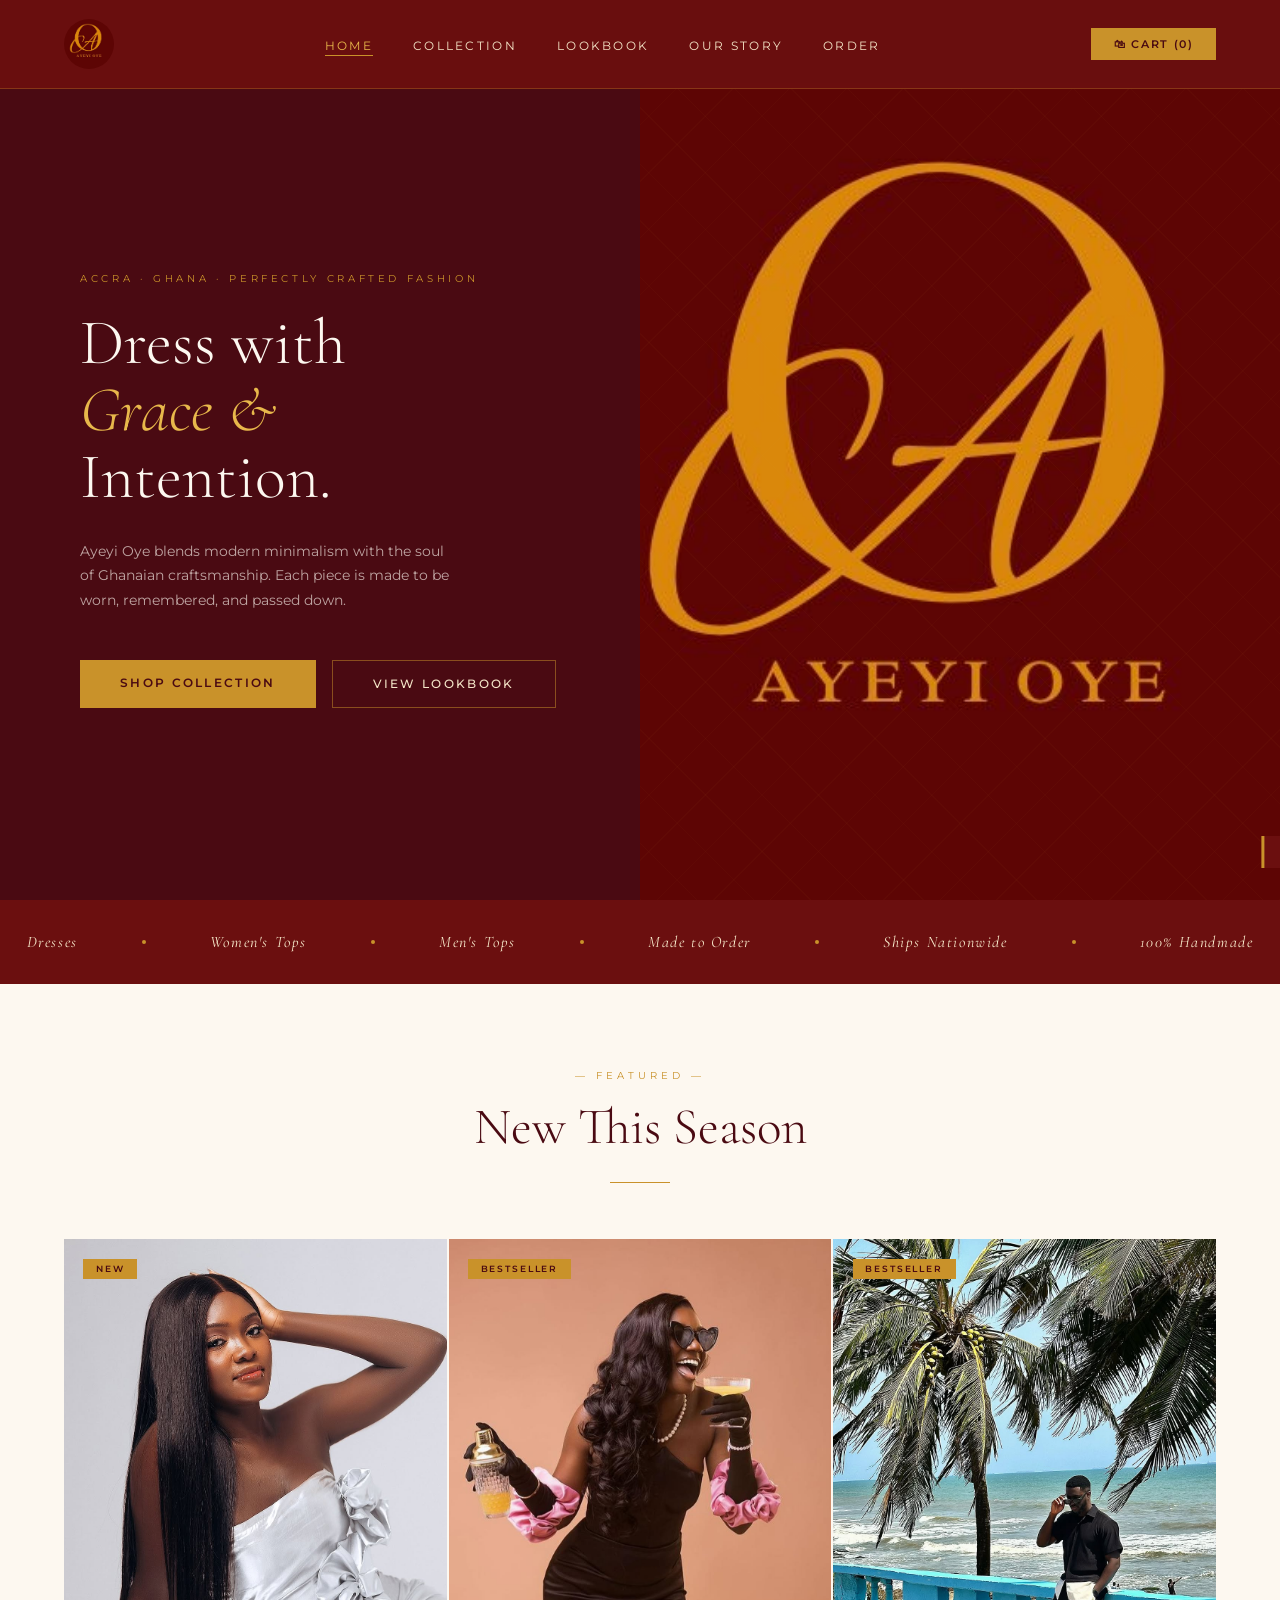
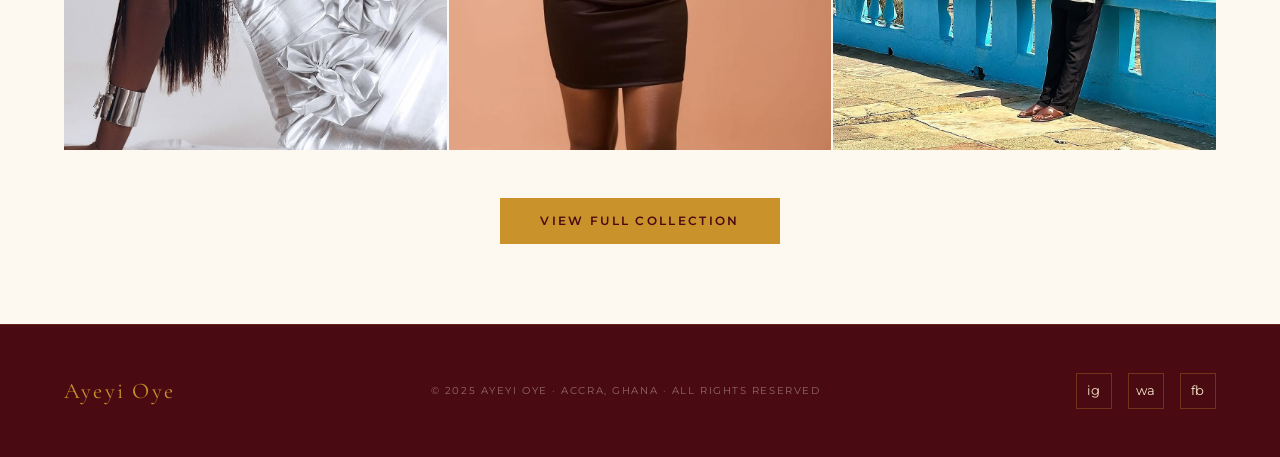
<file: ayeyi-oye/index.html>
<!DOCTYPE html>
<html lang="en">
<head>
  <meta charset="UTF-8">
  <meta name="viewport" content="width=device-width, initial-scale=1.0">
  <title>Ayeyi Oye — Ghanaian Fashion</title>
  <link rel="stylesheet" href="css/global.css">
  <link rel="stylesheet" href="css/home.css">
</head>
<body>

<!-- ── NAVIGATION ── -->
<nav>
  <a class="nav-logo" href="index.html">
<img src="assets/logo.jpg" alt="Ayeyi Oye Logo" class="logo-img">
</a>
  <ul class="nav-links">
    <li><a href="index.html">Home</a></li>
    <li><a href="pages/collection.html">Collection</a></li>
    <li><a href="pages/lookbook.html">Lookbook</a></li>
    <li><a href="pages/about.html">Our Story</a></li>
    <li><a href="pages/contact.html">Order</a></li>
  </ul>
  <button class="nav-cart" onclick="showCart()">🛍 Cart (<span id="cart-count">0</span>)</button>
</nav>

<!-- ── HERO ── -->
<section id="hero">
  <div class="hero-left">
    <p class="hero-tag">Accra · Ghana · Perfectly Crafted Fashion</p>
    <h1 class="hero-title">
      Dress with<br>                  
      <em>Grace &</em><br>
      Intention.
    </h1>
    <p class="hero-sub">
      Ayeyi Oye blends modern minimalism with the soul of Ghanaian craftsmanship.
      Each piece is made to be worn, remembered, and passed down.
    </p>
    <div class="hero-cta">
      <a class="btn-primary" href="pages/collection.html">Shop Collection</a>
      <a class="btn-outline" href="pages/lookbook.html">View Lookbook</a>
    </div>
  </div>
  <div class="hero-right">
    <div class="hero-pattern"></div>
    <div class="hero-image-placeholder">
      <img src="assets/logo.jpg" alt="Ayeyi Oye Fashion" style="width:100%; height:100%; object-fit:cover;">
    </div>
    <div class="hero-accent"></div>
  </div>
</section>

<!-- ── MARQUEE STRIP ── -->
<div id="featured">
  <span class="featured-item">Dresses</span>
  <span class="featured-dot"></span>
  <span class="featured-item">Women's Tops</span>
  <span class="featured-dot"></span>
  <span class="featured-item">Men's Tops</span>
  <span class="featured-dot"></span>
  <span class="featured-item">Made to Order</span>
  <span class="featured-dot"></span>
  <span class="featured-item">Ships Nationwide</span>
  <span class="featured-dot"></span>
  <span class="featured-item">100% Handmade</span>
</div>

<!-- ── FEATURED PRODUCTS (3 picks) ── -->
<section id="preview">
  <div class="section-header">
    <span class="section-tag">— Featured —</span>
    <h2 class="section-title">New This Season</h2>
    <div class="section-line"></div>
  </div>

  <div class="preview-grid">

    <!-- Card 1 -->
    <div class="preview-card">
      <div class="preview-placeholder" style="background:#c4a882;">
        <img src="assets/top featured/sompabday.jpg" alt="Celestial Wrap Dress" style="width:100%;height:100%;object-fit:cover;">
      </div>
      <span class="preview-badge">New</span>
      <div class="preview-overlay">
        <div class="preview-name">Celestial Wrap Dress</div>
        <div class="preview-price">GH₵ 480</div>
        <button class="preview-btn" onclick="addToCart('Celestial Wrap Dress','GH₵ 480')">Add to Cart</button>
      </div>
    </div>

    <!-- Card 2 -->
    <div class="preview-card">
      <div class="preview-placeholder" style="background:#b8a080;">
        <img src="assets/top featured/kafui.jpg" alt="Classic Linen Kaftan" style="width:100%;height:100%;object-fit:cover;display:block;">
      </div>
      <span class="preview-badge">Bestseller</span>
      <div class="preview-overlay">
        <div class="preview-name">Classic Linen Kaftan</div>
        <div class="preview-price">GH₵ 380</div>
        <button class="preview-btn" onclick="addToCart('Classic Linen Kaftan','GH₵ 380')">Add to Cart</button>
      </div>
    </div>

    <!-- Card 3 -->
    <div class="preview-card">
      <div class="preview-placeholder" style="background:#b8a080;">
        <img src="assets/top featured/scala.jpg" alt="Classic Linen Kaftan" style="width:100%;height:100%;object-fit:cover;display:block;">
      </div>
      <span class="preview-badge">Bestseller</span>
      <div class="preview-overlay">
        <div class="preview-name">Scala</div>
        <div class="preview-price">GH₵ 380</div>
        <button class="preview-btn" onclick="addToCart('Scala','GH₵ 380')">Add to Cart</button>
      </div>
    </div>

  </div>

  <div class="view-all-wrap">
    <a class="btn-primary" href="pages/collection.html">View Full Collection</a>
  </div>
</section>

<!-- ── FOOTER ── -->
<footer>
  <div class="footer-logo">Ayeyi Oye</div>
  <p class="footer-copy">© 2025 Ayeyi Oye · Accra, Ghana · All rights reserved</p>
  <div class="footer-social">
    <a class="social-link" href="#" title="Instagram">ig</a>
    <a class="social-link" href="#" title="WhatsApp">wa</a>
    <a class="social-link" href="#" title="Facebook">fb</a>
  </div>
</footer>

<div class="toast" id="toast"></div>

<script src="js/global.js"></script>
</body>
</html>
</file>
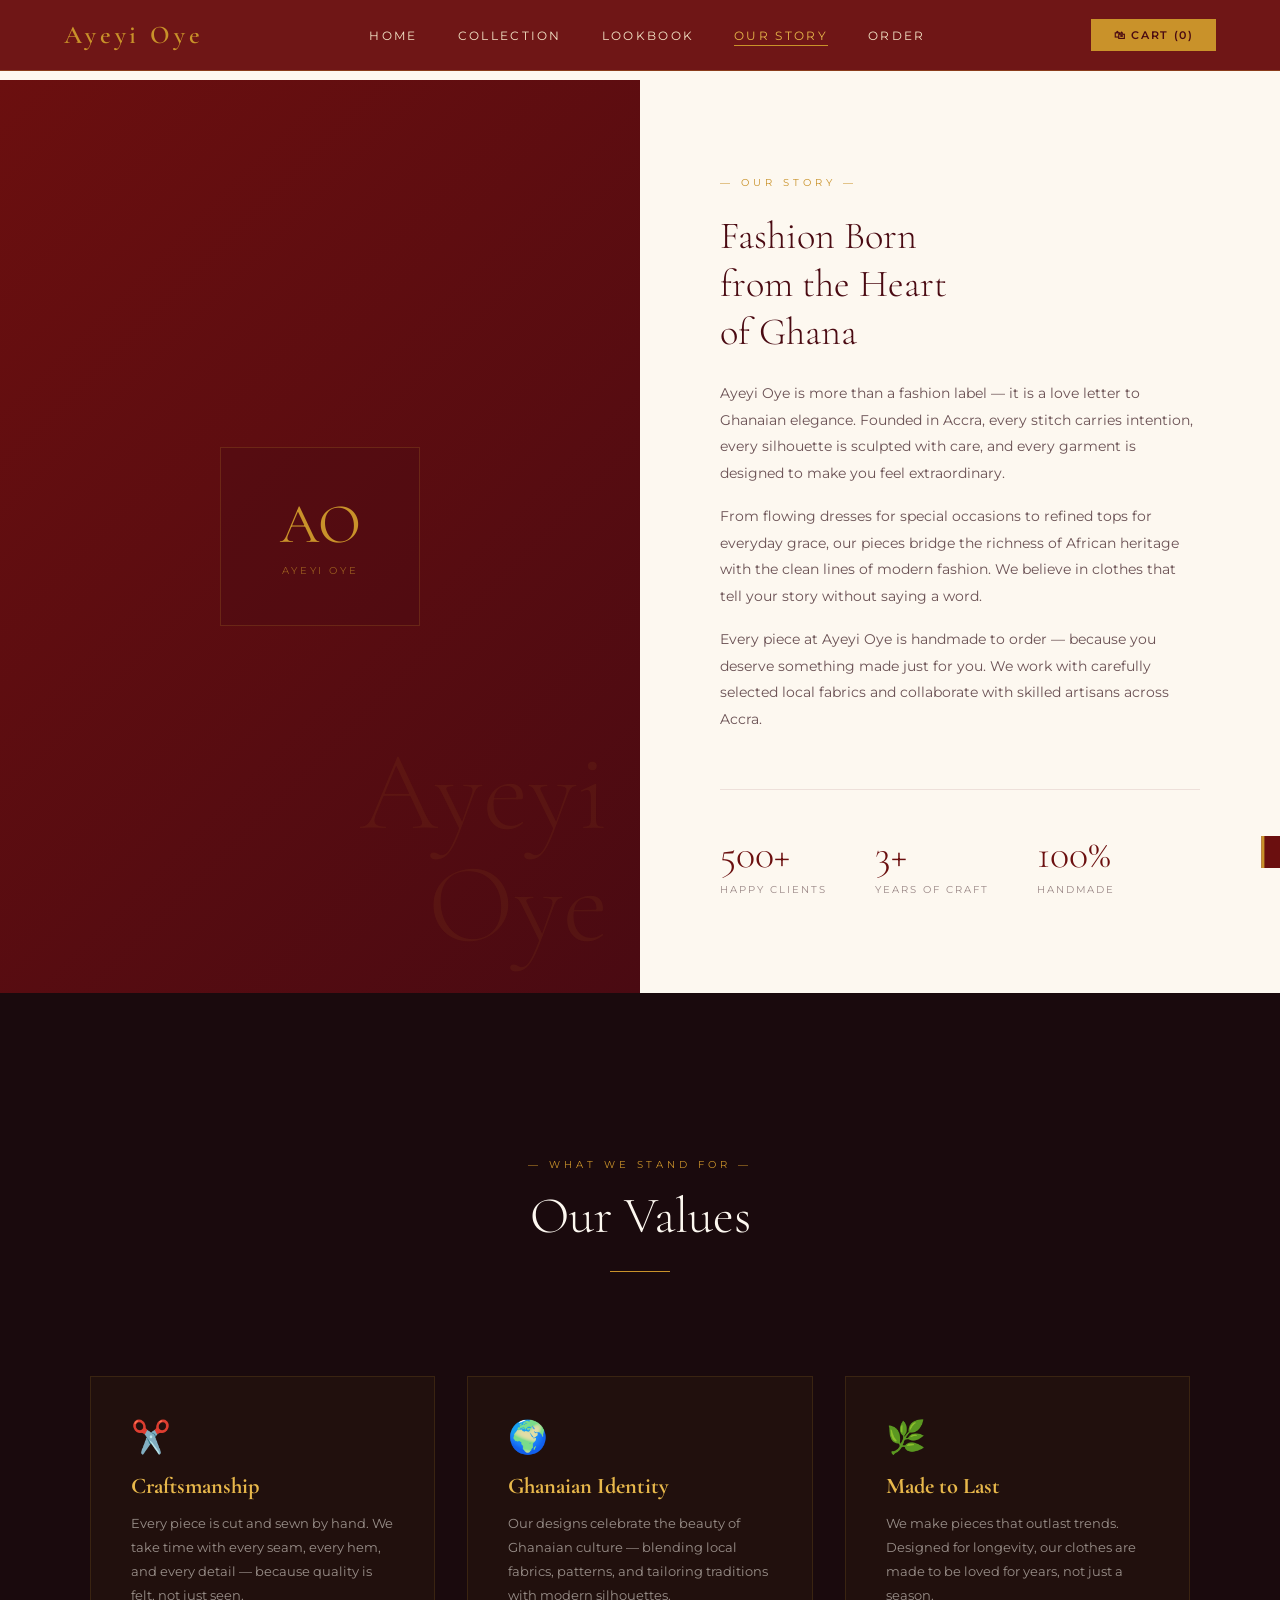
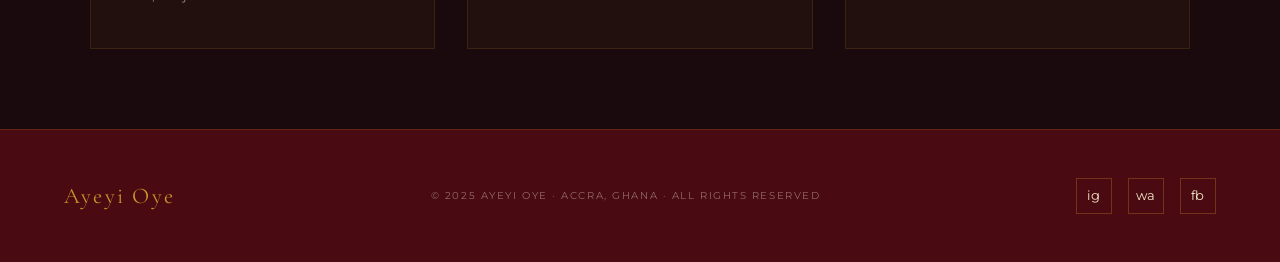
<file: ayeyi-oye/pages/about.html>
<!DOCTYPE html>
<html lang="en">
<head>
  <meta charset="UTF-8">
  <meta name="viewport" content="width=device-width, initial-scale=1.0">
  <title>Our Story — Ayeyi Oye</title>
  <link rel="stylesheet" href="../css/global.css">
  <link rel="stylesheet" href="../css/about.css">
</head>
<body>

<!-- ── NAVIGATION ── -->
<nav>
  <a class="nav-logo" href="../index.html">Ayeyi Oye</a>
  <ul class="nav-links">
    <li><a href="../index.html">Home</a></li>
    <li><a href="collection.html">Collection</a></li>
    <li><a href="lookbook.html">Lookbook</a></li>
    <li><a href="about.html">Our Story</a></li>
    <li><a href="contact.html">Order</a></li>
  </ul>
  <button class="nav-cart" onclick="showCart()">🛍 Cart (<span id="cart-count">0</span>)</button>
</nav>

<!-- ── ABOUT PAGE ── -->
<div id="about-page">

  <!-- Split: Image + Story -->
  <div class="about-split">
    <div class="about-image">
      <div class="about-image-text">Ayeyi<br>Oye</div>
      <div class="about-logo-display">
        <div class="logo-letters">AO</div>
        <div class="logo-name">Ayeyi Oye</div>
        <!-- Optionally replace with actual logo:
             <img src="../assets/logo.png" alt="Ayeyi Oye Logo" style="width:100%;">
        -->
      </div>
    </div>

    <div class="about-content">
      <span class="section-tag">— Our Story —</span>
      <h1 class="about-title">
        Fashion Born<br>
        from the Heart<br>
        of Ghana
      </h1>
      <p class="about-text">
        Ayeyi Oye is more than a fashion label — it is a love letter to Ghanaian elegance.
        Founded in Accra, every stitch carries intention, every silhouette is sculpted with care,
        and every garment is designed to make you feel extraordinary.
      </p>
      <p class="about-text">
        From flowing dresses for special occasions to refined tops for everyday grace, our pieces
        bridge the richness of African heritage with the clean lines of modern fashion.
        We believe in clothes that tell your story without saying a word.
      </p>
      <p class="about-text">
        Every piece at Ayeyi Oye is handmade to order — because you deserve something made
        just for you. We work with carefully selected local fabrics and collaborate with
        skilled artisans across Accra.
      </p>
      <div class="about-stats">
        <div>
          <span class="stat-num">500+</span>
          <span class="stat-label">Happy Clients</span>
        </div>
        <div>
          <span class="stat-num">3+</span>
          <span class="stat-label">Years of Craft</span>
        </div>
        <div>
          <span class="stat-num">100%</span>
          <span class="stat-label">Handmade</span>
        </div>
      </div>
    </div>
  </div>

  <!-- Values Section -->
  <div class="values-section">
    <div class="section-header">
      <span class="section-tag" style="color:var(--gold);">— What We Stand For —</span>
      <h2 class="section-title" style="color:var(--cream);">Our Values</h2>
      <div class="section-line"></div>
    </div>
    <div class="values-grid">
      <div class="value-card">
        <div class="value-icon">✂️</div>
        <h3 class="value-title">Craftsmanship</h3>
        <p class="value-text">Every piece is cut and sewn by hand. We take time with every seam, every hem, and every detail — because quality is felt, not just seen.</p>
      </div>
      <div class="value-card">
        <div class="value-icon">🌍</div>
        <h3 class="value-title">Ghanaian Identity</h3>
        <p class="value-text">Our designs celebrate the beauty of Ghanaian culture — blending local fabrics, patterns, and tailoring traditions with modern silhouettes.</p>
      </div>
      <div class="value-card">
        <div class="value-icon">🌿</div>
        <h3 class="value-title">Made to Last</h3>
        <p class="value-text">We make pieces that outlast trends. Designed for longevity, our clothes are made to be loved for years, not just a season.</p>
      </div>
    </div>
  </div>

</div>

<!-- ── FOOTER ── -->
<footer>
  <div class="footer-logo">Ayeyi Oye</div>
  <p class="footer-copy">© 2025 Ayeyi Oye · Accra, Ghana · All rights reserved</p>
  <div class="footer-social">
    <a class="social-link" href="#" title="Instagram">ig</a>
    <a class="social-link" href="#" title="WhatsApp">wa</a>
    <a class="social-link" href="#" title="Facebook">fb</a>
  </div>
</footer>

<div class="toast" id="toast"></div>

<script src="../js/global.js"></script>
</body>
</html>
</file>
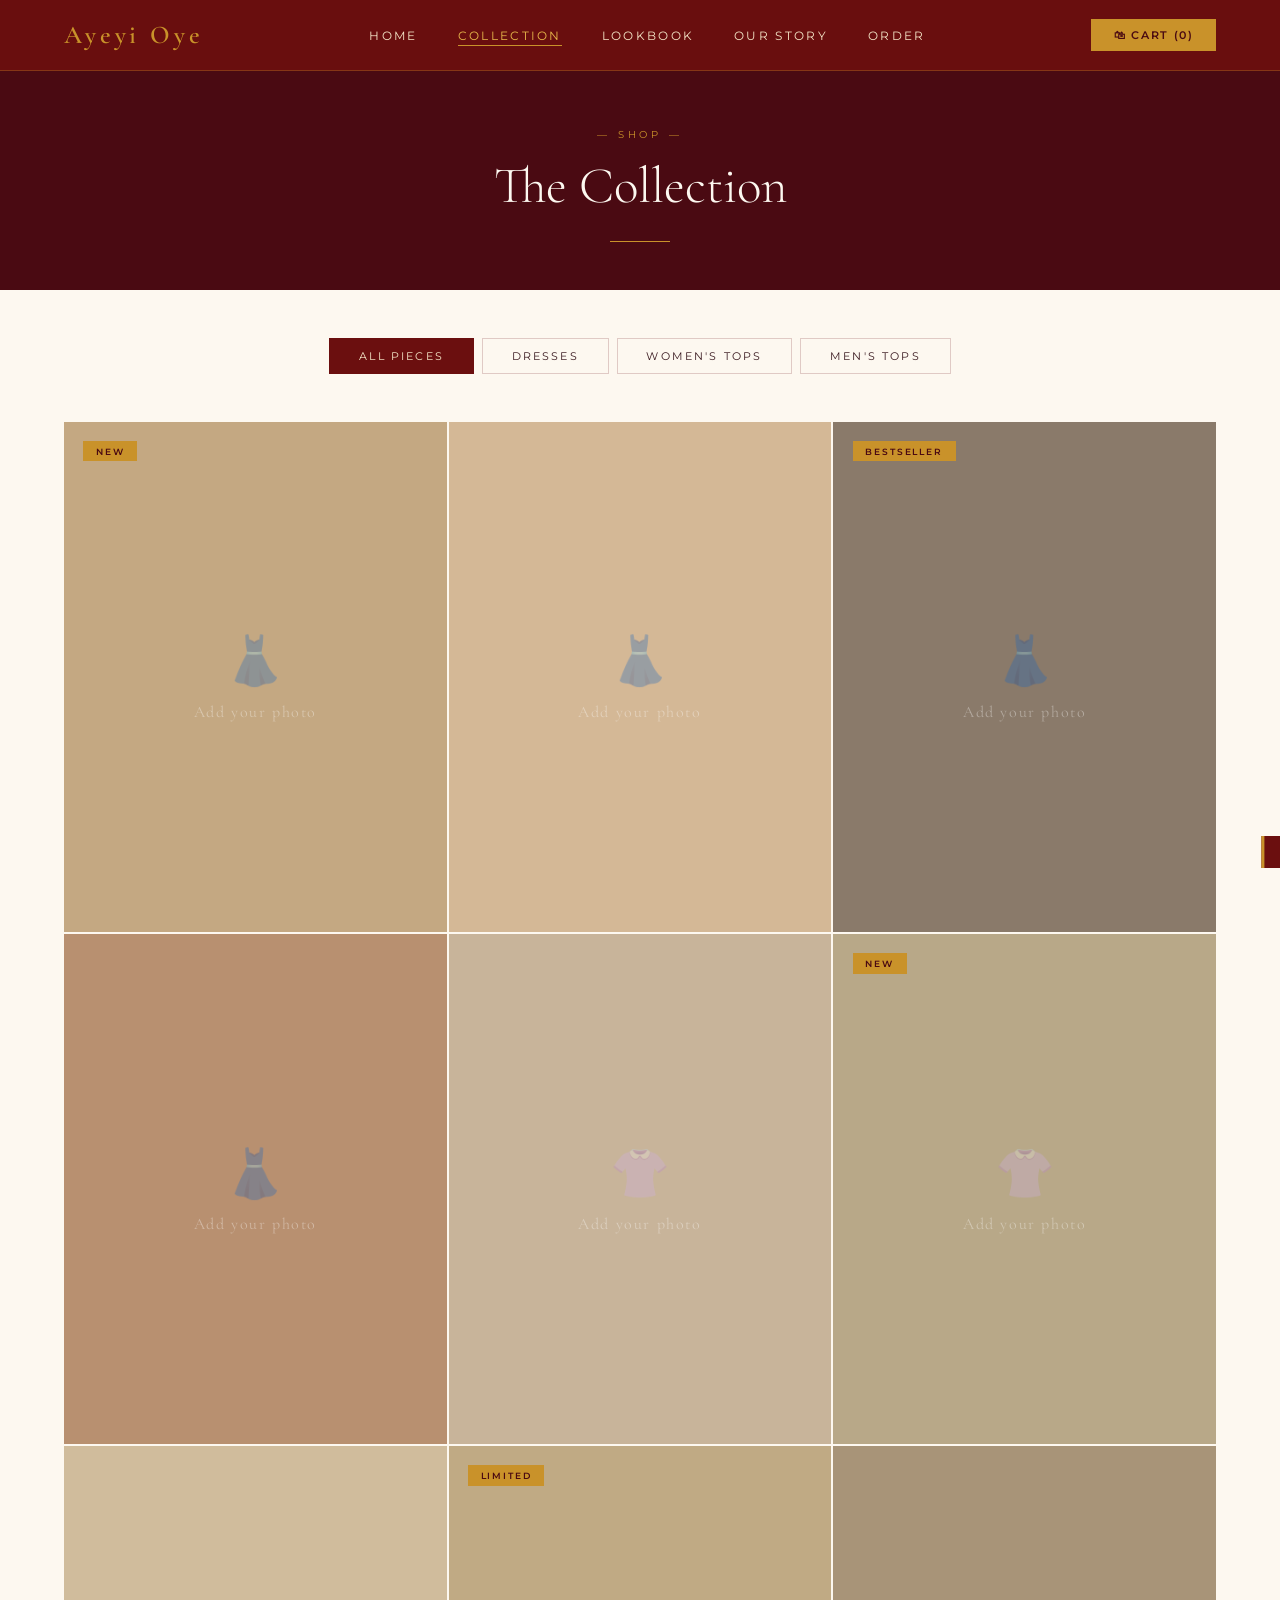
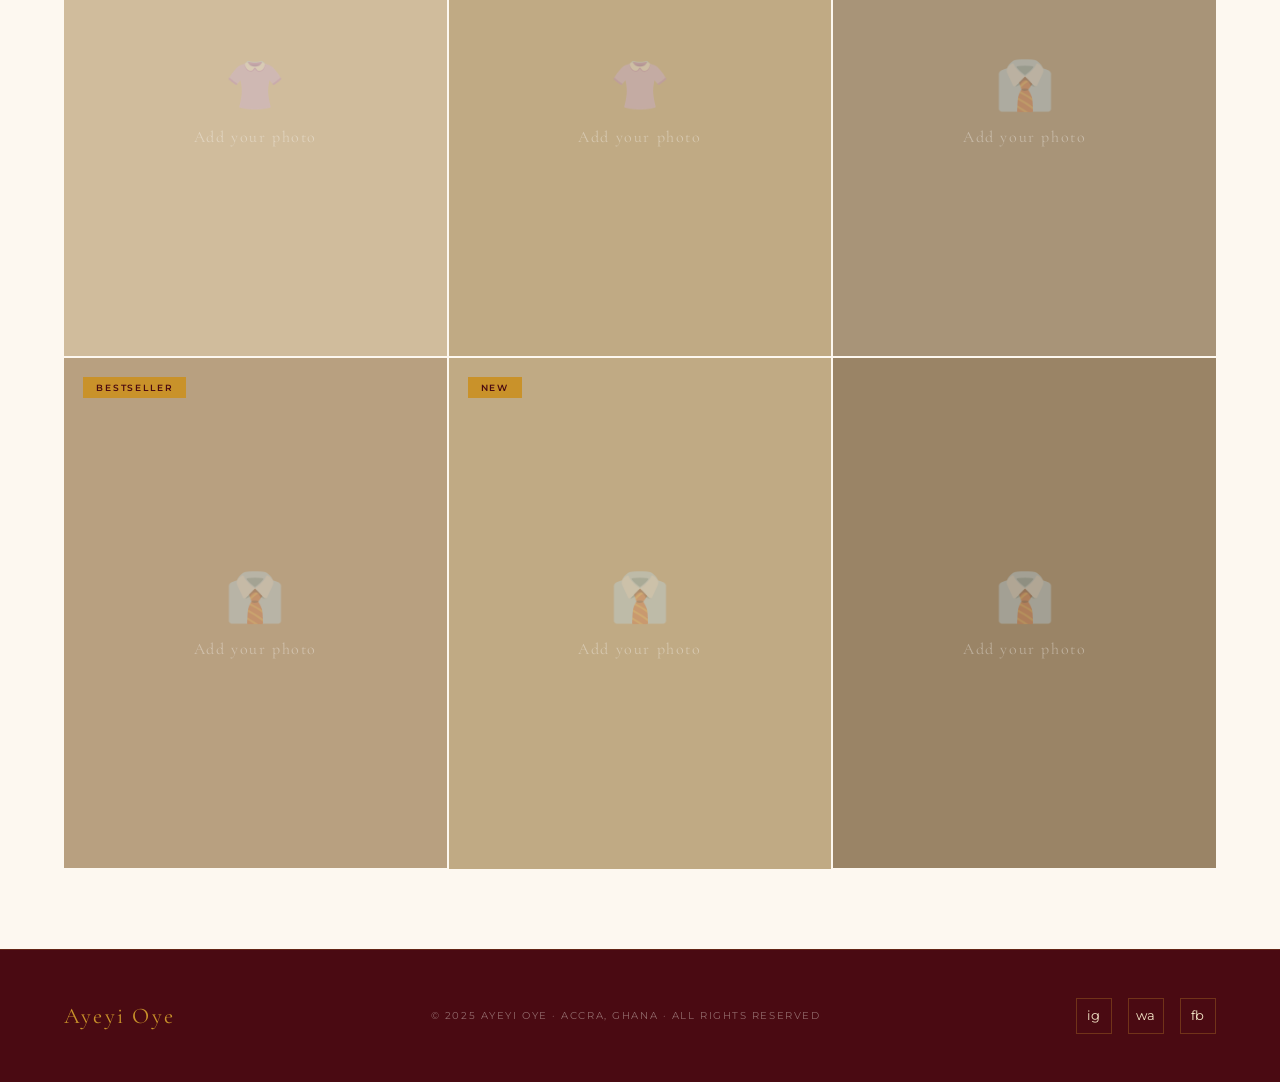
<file: ayeyi-oye/pages/collection.html>
<!DOCTYPE html>
<html lang="en">
<head>
  <meta charset="UTF-8">
  <meta name="viewport" content="width=device-width, initial-scale=1.0">
  <title>Collection — Ayeyi Oye</title>
  <link rel="stylesheet" href="../css/global.css">
  <link rel="stylesheet" href="../css/collection.css">
</head>
<body>

<!-- ── NAVIGATION ── -->
<nav>
  <a class="nav-logo" href="../index.html">Ayeyi Oye</a>
  <ul class="nav-links">
    <li><a href="../index.html">Home</a></li>
    <li><a href="collection.html">Collection</a></li>
    <li><a href="lookbook.html">Lookbook</a></li>
    <li><a href="about.html">Our Story</a></li>
    <li><a href="contact.html">Order</a></li>
  </ul>
  <button class="nav-cart" onclick="showCart()">🛍 Cart (<span id="cart-count">0</span>)</button>
</nav>

<!-- ── PAGE HEADER ── -->
<div class="page-hero">
  <span class="section-tag">— Shop —</span>
  <h1 class="section-title">The Collection</h1>
  <div class="section-line"></div>
</div>

<!-- ── COLLECTION ── -->
<section id="collection">
  <div class="filter-tabs">
    <button class="filter-tab active" onclick="filterProducts('all', this)">All Pieces</button>
    <button class="filter-tab" onclick="filterProducts('dress', this)">Dresses</button>
    <button class="filter-tab" onclick="filterProducts('women', this)">Women's Tops</button>
    <button class="filter-tab" onclick="filterProducts('men', this)">Men's Tops</button>
  </div>

  <div class="products-grid" id="products-grid">
    <!-- Rendered by collection.js -->
  </div>
</section>

<!-- ── FOOTER ── -->
<footer>
  <div class="footer-logo">Ayeyi Oye</div>
  <p class="footer-copy">© 2025 Ayeyi Oye · Accra, Ghana · All rights reserved</p>
  <div class="footer-social">
    <a class="social-link" href="#" title="Instagram">ig</a>
    <a class="social-link" href="#" title="WhatsApp">wa</a>
    <a class="social-link" href="#" title="Facebook">fb</a>
  </div>
</footer>

<div class="toast" id="toast"></div>

<script src="../js/global.js"></script>
<script src="../js/collection.js"></script>
</body>
</html>
</file>
<file: ayeyi-oye/css/global.css>
/* ============================================
   AYEYI OYE — Global Styles
   Shared across all pages
   ============================================ */

@import url('https://fonts.googleapis.com/css2?family=Cormorant+Garamond:ital,wght@0,300;0,400;0,600;1,300;1,400&family=Montserrat:wght@300;400;500;600&display=swap');

/* ── VARIABLES ── */

.logo-img {
  height: 50px;
  width: 50px; /* Setting equal width and height ensures it becomes a perfect circle if you use 50% radius */
  object-fit: cover; /* Prevents the image from stretching */
  border-radius: 50%; /* This makes it completely round (a circle) */
  display: block;
}
:root {
  --burgundy:       #6B0F0F;
  --burgundy-dark:  #4a0a12;
  --burgundy-light: #8B1A2A;
  --gold:           #C9922A;
  --gold-light:     #E8B84B;
  --gold-pale:      #f5e6c8;
  --cream:          #fdf8f0;
  --dark:           #1a0a0d;
  --text:           #3a1a20;
}

/* ── RESET ── */
* { margin: 0; padding: 0; box-sizing: border-box; }
html { scroll-behavior: smooth; }
body {
  font-family: 'Montserrat', sans-serif;
  background: var(--cream);
  color: var(--text);
  overflow-x: hidden;
}

/* ── NAVIGATION ── */
nav {
  position: fixed; top: 0; left: 0; right: 0; z-index: 100;
  display: flex; align-items: center; justify-content: space-between;
  padding: 1.2rem 4rem;
  background: rgba(107, 15, 15, 0.97);
  backdrop-filter: blur(8px);
  border-bottom: 1px solid rgba(201, 146, 42, 0.3);
}
.nav-logo {
  font-family: 'Cormorant Garamond', serif;
  font-size: 1.6rem; font-weight: 600; letter-spacing: 0.15em;
  color: var(--gold); text-decoration: none;
}
.nav-links { display: flex; gap: 2.5rem; list-style: none; }
.nav-links a {
  color: var(--gold-pale); font-size: 0.72rem; letter-spacing: 0.2em;
  text-transform: uppercase; text-decoration: none;
  transition: color 0.3s;
}
.nav-links a:hover,
.nav-links a.active { color: var(--gold-light); }
.nav-links a.active { border-bottom: 1px solid var(--gold); padding-bottom: 2px; }
.nav-cart {
  background: var(--gold); color: var(--burgundy-dark);
  border: none; padding: 0.55rem 1.4rem;
  font-family: 'Montserrat', sans-serif; font-size: 0.7rem;
  letter-spacing: 0.15em; text-transform: uppercase; font-weight: 600;
  cursor: pointer; transition: background 0.3s;
}
.nav-cart:hover { background: var(--gold-light); }

/* ── BUTTONS ── */
.btn-primary {
  background: var(--gold); color: var(--burgundy-dark);
  padding: 1rem 2.5rem; font-size: 0.72rem; letter-spacing: 0.2em;
  text-transform: uppercase; font-weight: 600; border: none;
  cursor: pointer; text-decoration: none;
  transition: background 0.3s, transform 0.2s;
  display: inline-block;
}
.btn-primary:hover { background: var(--gold-light); transform: translateY(-2px); }

.btn-outline {
  border: 1px solid rgba(201,146,42,0.5); color: var(--gold-pale);
  padding: 1rem 2.5rem; font-size: 0.72rem; letter-spacing: 0.2em;
  text-transform: uppercase; font-weight: 500;
  cursor: pointer; text-decoration: none;
  transition: border-color 0.3s, color 0.3s;
  display: inline-block;
}
.btn-outline:hover { border-color: var(--gold); color: var(--gold-light); }

/* ── SECTION HEADERS ── */
.section-header { text-align: center; padding: 5rem 2rem 3.5rem; }
.section-tag {
  display: inline-block;
  font-size: 0.62rem; letter-spacing: 0.4em; text-transform: uppercase;
  color: var(--gold); margin-bottom: 1rem;
}
.section-title {
  font-family: 'Cormorant Garamond', serif;
  font-size: clamp(2rem, 4vw, 3.2rem); font-weight: 300;
  color: var(--burgundy-dark); line-height: 1.2;
}
.section-line {
  width: 60px; height: 1px; background: var(--gold);
  margin: 1.5rem auto 0;
}

/* ── FOOTER ── */
footer {
  background: var(--burgundy-dark);
  border-top: 1px solid rgba(201,146,42,0.2);
  padding: 3rem 4rem;
  display: flex; align-items: center; justify-content: space-between;
}
.footer-logo {
  font-family: 'Cormorant Garamond', serif;
  font-size: 1.4rem; color: var(--gold); letter-spacing: 0.1em;
}
.footer-copy {
  font-size: 0.65rem; letter-spacing: 0.15em;
  color: rgba(253,248,240,0.4); text-transform: uppercase;
}
.footer-social { display: flex; gap: 1rem; }
.social-link {
  width: 36px; height: 36px;
  border: 1px solid rgba(201,146,42,0.3);
  display: flex; align-items: center; justify-content: center;
  color: var(--gold-pale); text-decoration: none; font-size: 0.8rem;
  transition: all 0.3s;
}
.social-link:hover { border-color: var(--gold); color: var(--gold); }

/* ── TOAST ── */
.toast {
  position: fixed; bottom: 2rem; right: 2rem; z-index: 999;
  background: var(--burgundy); color: var(--gold-pale);
  padding: 1rem 2rem; font-size: 0.78rem; letter-spacing: 0.1em;
  border-left: 3px solid var(--gold);
  transform: translateX(120%); transition: transform 0.4s;
  pointer-events: none;
}
.toast.show { transform: translateX(0); }

/* ── RESPONSIVE ── */
@media (max-width: 900px) {
  nav { padding: 1rem 2rem; }
  .nav-links { display: none; }
  footer { flex-direction: column; gap: 1rem; text-align: center; }
}
</file>
<file: ayeyi-oye/css/home.css>
/* ============================================
   AYEYI OYE — Home Page Styles (index.html)
   ============================================ */

/* ── HERO ── */
#hero {
  min-height: 100vh;
  background: var(--burgundy-dark);
  display: grid; grid-template-columns: 1fr 1fr;
  overflow: hidden; padding-top: 80px;
}
.hero-left {
  display: flex; flex-direction: column; justify-content: center;
  padding: 6rem 4rem 6rem 5rem;
}
.hero-tag {
  font-size: 0.65rem; letter-spacing: 0.35em; text-transform: uppercase;
  color: var(--gold); margin-bottom: 1.5rem;
}
.hero-title {
  font-family: 'Cormorant Garamond', serif;
  font-size: clamp(3rem, 5vw, 5.5rem); font-weight: 300; line-height: 1.05;
  color: var(--cream); margin-bottom: 1.8rem;
}
.hero-title em { font-style: italic; color: var(--gold-light); }
.hero-sub {
  color: rgba(253,248,240,0.65); font-size: 0.85rem;
  line-height: 1.8; max-width: 380px; margin-bottom: 3rem;
}
.hero-cta { display: inline-flex; gap: 1rem; }

.hero-right {
  position: relative; overflow: hidden;
  background: linear-gradient(135deg, var(--burgundy) 0%, var(--burgundy-dark) 100%);
}
.hero-image-placeholder {
  width: 100%; height: 100%;
  display: flex; flex-direction: column;
  align-items: center; justify-content: center; gap: 1rem;
  background: linear-gradient(160deg, #8B1A2A 0%, #4a0a12 60%, #2a0508 100%);
}
.hero-pattern {
  position: absolute; inset: 0;
  background-image:
    repeating-linear-gradient(45deg,
      rgba(201,146,42,0.03) 0px, rgba(201,146,42,0.03) 1px,
      transparent 1px, transparent 40px),
    repeating-linear-gradient(-45deg,
      rgba(201,146,42,0.03) 0px, rgba(201,146,42,0.03) 1px,
      transparent 1px, transparent 40px);
}
.hero-accent {
  position: absolute; bottom: 3rem; left: 3rem;
  font-family: 'Cormorant Garamond', serif; font-size: 9rem; font-weight: 300;
  color: rgba(201,146,42,0.07); line-height: 1; user-select: none;
}

/* ── HERO ANIMATION ── */
@keyframes fadeUp {
  from { opacity: 0; transform: translateY(30px); }
  to   { opacity: 1; transform: translateY(0); }
}
.hero-left > * { opacity: 0; animation: fadeUp 0.8s forwards; }
.hero-left .hero-tag   { animation-delay: 0.2s; }
.hero-left .hero-title { animation-delay: 0.4s; }
.hero-left .hero-sub   { animation-delay: 0.6s; }
.hero-left .hero-cta   { animation-delay: 0.8s; }

/* ── FEATURED STRIP ── */
#featured {
  background: var(--burgundy);
  padding: 2rem 4rem;
  display: flex; align-items: center; justify-content: center; gap: 4rem;
  overflow: hidden;
}
.featured-item {
  font-family: 'Cormorant Garamond', serif;
  font-size: 1rem; font-style: italic; color: var(--gold-pale);
  letter-spacing: 0.1em; white-space: nowrap;
}
.featured-dot {
  width: 4px; height: 4px; background: var(--gold);
  border-radius: 50%; flex-shrink: 0;
}

/* ── PREVIEW GRID (3 products on homepage) ── */
#preview {
  background: var(--cream);
  padding-bottom: 5rem;
}
.preview-grid {
  display: grid; grid-template-columns: repeat(3, 1fr);
  gap: 2px; padding: 0 4rem;
  max-width: 1400px; margin: 0 auto;
}
.preview-card {
  position: relative; overflow: hidden; cursor: pointer;
  aspect-ratio: 3/4;
}
.preview-placeholder {
  width: 100%; height: 100%;
  display: flex; flex-direction: column;
  align-items: center; justify-content: center; gap: 0.8rem;
  transition: transform 0.6s ease;
}
.preview-card:hover .preview-placeholder { transform: scale(1.04); }
.preview-overlay {
  position: absolute; inset: 0;
  background: linear-gradient(to top, rgba(74,10,18,0.92) 0%, transparent 55%);
  opacity: 0; transition: opacity 0.4s;
  display: flex; flex-direction: column; justify-content: flex-end;
  padding: 2rem;
}
.preview-card:hover .preview-overlay { opacity: 1; }
.preview-name {
  font-family: 'Cormorant Garamond', serif;
  font-size: 1.4rem; color: var(--cream); margin-bottom: 0.3rem;
}
.preview-price { color: var(--gold-light); font-size: 0.85rem; font-weight: 500; }
.preview-badge {
  position: absolute; top: 1.2rem; left: 1.2rem;
  background: var(--gold); color: var(--burgundy-dark);
  font-size: 0.58rem; letter-spacing: 0.2em; text-transform: uppercase;
  padding: 0.3rem 0.8rem; font-weight: 600;
}
.preview-btn {
  margin-top: 0.8rem; background: var(--gold); color: var(--burgundy-dark);
  border: none; padding: 0.65rem; font-size: 0.65rem; letter-spacing: 0.2em;
  text-transform: uppercase; font-weight: 600; cursor: pointer; width: 100%;
  font-family: 'Montserrat', sans-serif; transition: background 0.2s;
}
.preview-btn:hover { background: var(--gold-light); }

.view-all-wrap { text-align: center; margin-top: 3rem; }

/* ── RESPONSIVE ── */
@media (max-width: 900px) {
  #hero { grid-template-columns: 1fr; }
  .hero-right { display: none; }
  .hero-left { padding: 4rem 2rem; }
  #featured { gap: 1.5rem; padding: 1.5rem 2rem; flex-wrap: wrap; }
  .preview-grid { grid-template-columns: repeat(2, 1fr); padding: 0 1rem; }
}
</file>
<file: ayeyi-oye/css/about.css>
/* ============================================
   AYEYI OYE — About Page Styles
   ============================================ */

#about-page { padding-top: 80px; }

/* ── SPLIT SECTION ── */
.about-split {
  display: grid; grid-template-columns: 1fr 1fr;
  min-height: 80vh;
}
.about-image {
  background: linear-gradient(135deg, var(--burgundy) 0%, var(--burgundy-dark) 100%);
  display: flex; align-items: center; justify-content: center;
  padding: 4rem; position: relative; overflow: hidden;
}
.about-image-text {
  font-family: 'Cormorant Garamond', serif; font-size: 7rem; font-weight: 300;
  color: rgba(201,146,42,0.08); line-height: 1;
  position: absolute; bottom: 2rem; right: 2rem; text-align: right;
}
.about-logo-display {
  width: 200px; z-index: 1;
  border: 1px solid rgba(201,146,42,0.2);
  padding: 3rem;
  background: rgba(74,10,18,0.4);
  text-align: center;
}
.about-logo-display .logo-letters {
  font-family: 'Cormorant Garamond', serif;
  font-size: 3.5rem; color: var(--gold); line-height: 1;
}
.about-logo-display .logo-name {
  margin-top: 0.8rem; font-size: 0.65rem;
  letter-spacing: 0.25em; color: rgba(201,146,42,0.6); text-transform: uppercase;
}

.about-content {
  padding: 6rem 5rem;
  display: flex; flex-direction: column; justify-content: center;
  background: var(--cream);
}
.about-content .section-tag { text-align: left; }
.about-title {
  font-family: 'Cormorant Garamond', serif;
  font-size: clamp(2rem, 3vw, 2.8rem); font-weight: 300;
  color: var(--burgundy-dark); line-height: 1.25; margin: 0.5rem 0 1.5rem;
}
.about-text {
  color: rgba(58,26,32,0.75); font-size: 0.88rem;
  line-height: 1.9; margin-bottom: 1rem;
}
.about-stats {
  display: flex; gap: 3rem; margin-top: 2.5rem;
  padding-top: 2.5rem; border-top: 1px solid rgba(107,15,26,0.1);
}
.stat-num {
  font-family: 'Cormorant Garamond', serif;
  font-size: 2.5rem; font-weight: 300; color: var(--burgundy); display: block;
}
.stat-label {
  font-size: 0.62rem; letter-spacing: 0.2em; text-transform: uppercase;
  color: rgba(58,26,32,0.5);
}

/* ── VALUES SECTION ── */
.values-section {
  background: var(--dark);
  padding: 5rem 4rem;
}
.values-section .section-title { color: var(--cream); }
.values-grid {
  display: grid; grid-template-columns: repeat(3, 1fr);
  gap: 2rem; max-width: 1100px; margin: 3rem auto 0;
}
.value-card {
  border: 1px solid rgba(201,146,42,0.15);
  padding: 2.5rem;
  background: rgba(201,146,42,0.04);
}
.value-icon { font-size: 2rem; margin-bottom: 1rem; }
.value-title {
  font-family: 'Cormorant Garamond', serif;
  font-size: 1.4rem; color: var(--gold-light); margin-bottom: 0.8rem;
}
.value-text { color: rgba(253,248,240,0.55); font-size: 0.83rem; line-height: 1.8; }

/* ── RESPONSIVE ── */
@media (max-width: 900px) {
  .about-split { grid-template-columns: 1fr; }
  .about-image { min-height: 300px; }
  .about-content { padding: 3rem 2rem; }
  .about-stats { gap: 1.5rem; }
  .values-section { padding: 3rem 2rem; }
  .values-grid { grid-template-columns: 1fr; gap: 1rem; }
}
</file>
<file: ayeyi-oye/css/collection.css>
/* ============================================
   AYEYI OYE — Collection Page Styles
   ============================================ */

/* ── PAGE HEADER ── */
.page-hero {
  padding-top: 80px;
  background: var(--burgundy-dark);
  text-align: center;
  padding-bottom: 3rem;
}
.page-hero .section-tag { margin-top: 3rem; display: block; }
.page-hero .section-title { color: var(--cream); }
.page-hero .section-line { background: var(--gold); }

/* ── FILTER TABS ── */
#collection { background: var(--cream); padding-bottom: 5rem; }

.filter-tabs {
  display: flex; justify-content: center; gap: 0.5rem;
  padding: 3rem 2rem 3rem;
}
.filter-tab {
  padding: 0.6rem 1.8rem; font-size: 0.68rem; letter-spacing: 0.2em;
  text-transform: uppercase; border: 1px solid rgba(107,15,26,0.2);
  background: transparent; color: var(--text); cursor: pointer;
  transition: all 0.3s; font-family: 'Montserrat', sans-serif;
}
.filter-tab.active, .filter-tab:hover {
  background: var(--burgundy); color: var(--gold-pale);
  border-color: var(--burgundy);
}

/* ── PRODUCTS GRID ── */
.products-grid {
  display: grid; grid-template-columns: repeat(3, 1fr);
  gap: 2px; padding: 0 4rem;
  max-width: 1400px; margin: 0 auto;
}
.product-card {
  position: relative; overflow: hidden; cursor: pointer;
  background: #f0e8d8; aspect-ratio: 3/4; display: none;
}
.product-card.visible { display: block; }

.product-placeholder {
  width: 100%; height: 100%;
  display: flex; flex-direction: column;
  align-items: center; justify-content: center; gap: 0.8rem;
  transition: transform 0.6s ease;
}
.product-card:hover .product-placeholder { transform: scale(1.04); }

.placeholder-icon { font-size: 3rem; opacity: 0.3; }
.placeholder-label {
  font-family: 'Cormorant Garamond', serif;
  font-size: 1rem; color: rgba(107,15,26,0.4); letter-spacing: 0.1em;
}

.product-overlay {
  position: absolute; inset: 0;
  background: linear-gradient(to top, rgba(74,10,18,0.92) 0%, transparent 55%);
  opacity: 0; transition: opacity 0.4s;
  display: flex; flex-direction: column; justify-content: flex-end;
  padding: 2rem;
}
.product-card:hover .product-overlay { opacity: 1; }

.product-name {
  font-family: 'Cormorant Garamond', serif;
  font-size: 1.4rem; font-weight: 400; color: var(--cream); margin-bottom: 0.3rem;
}
.product-price { color: var(--gold-light); font-size: 0.85rem; font-weight: 500; }
.product-tag-badge {
  position: absolute; top: 1.2rem; left: 1.2rem;
  background: var(--gold); color: var(--burgundy-dark);
  font-size: 0.58rem; letter-spacing: 0.2em; text-transform: uppercase;
  padding: 0.3rem 0.8rem; font-weight: 600;
}
.add-to-cart-btn {
  margin-top: 0.8rem; background: var(--gold); color: var(--burgundy-dark);
  border: none; padding: 0.65rem; font-size: 0.65rem; letter-spacing: 0.2em;
  text-transform: uppercase; font-weight: 600; cursor: pointer; width: 100%;
  font-family: 'Montserrat', sans-serif; transition: background 0.2s;
}
.add-to-cart-btn:hover { background: var(--gold-light); }

/* ── RESPONSIVE ── */
@media (max-width: 900px) {
  .products-grid { grid-template-columns: repeat(2, 1fr); padding: 0 1rem; }
  .filter-tabs { flex-wrap: wrap; }
}
</file>
